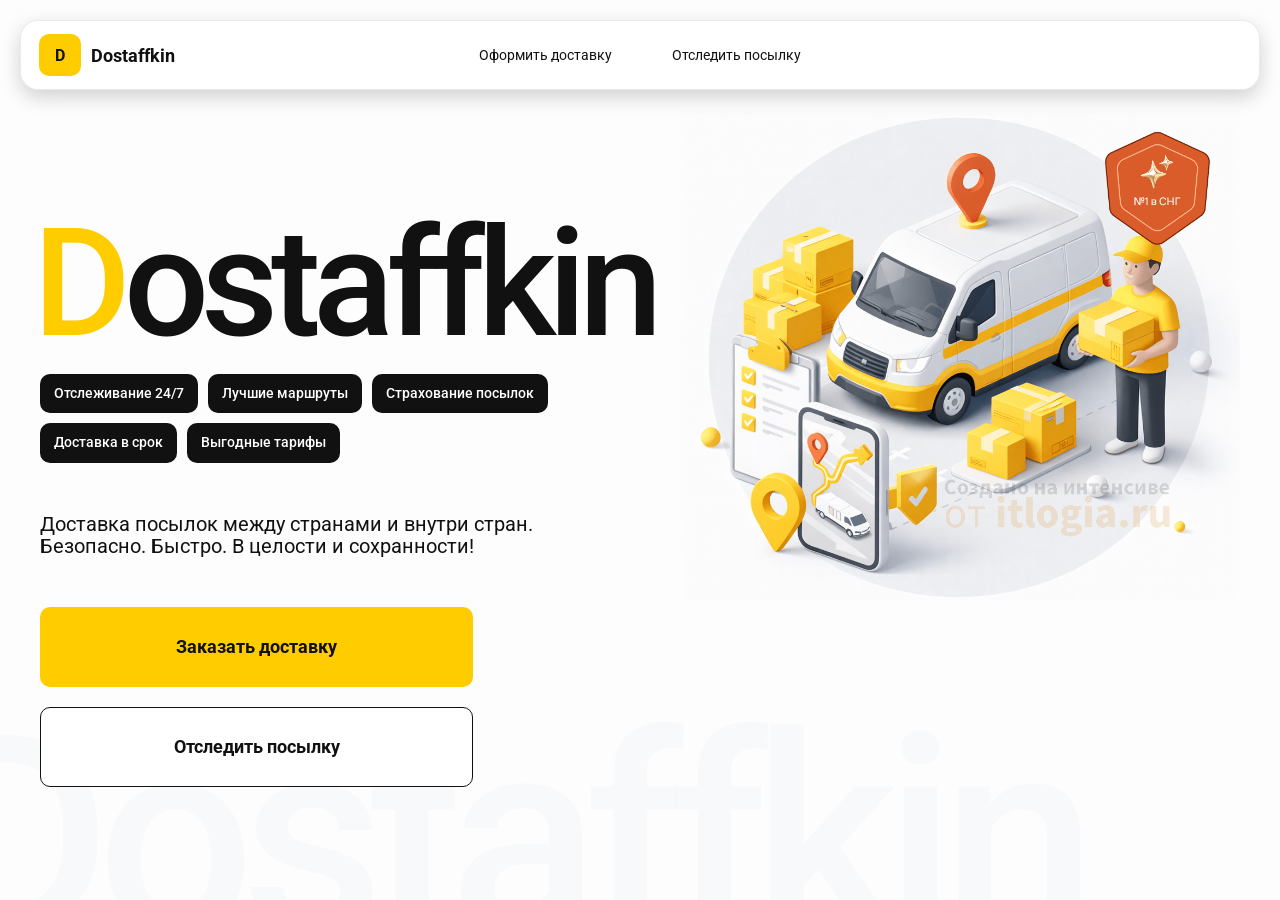
<file: index.html>
<!doctype html>
<html lang="ru">
  <head>
    <meta charset="utf-8" />
    <meta
      name="viewport"
      content="width=device-width,initial-scale=1,maximum-scale=1,user-scalable=0"
    />
    <title>
      Dostaffkin — Доставка посылок между странами и внутри стран. Безопасно.
      Быстро. В целости и сохранности!
    </title>
    <link rel="stylesheet" href="styles/base.css" />
    <link rel="stylesheet" href="styles/base_adaptive.css" />
    <link rel="stylesheet" href="styles/index.css" />
    <link rel="stylesheet" href="styles/index_adaptive.css" />
  </head>
  <body>
    <div class="container">
      <header class="header">
        <a class="header-brand" href="#">
          <div class="header-logo">D</div>
          <div class="header-title">Dostaffkin</div>
        </a>
        <nav class="header-menu">
          <a class="header-link" href="./order.html">Оформить <span>доставку</span></a>
          <a class="header-link" href="./track.html">Отследить <span>посылку</span></a>
        </nav>
      </header>
      <main class="main">
        <section class="main-info">
          <div class="main-title"><span>D</span>ostaffkin</div>
          <div class="main-features">
            <div class="main-feature">Отслеживание 24/7</div>
            <div class="main-feature">Лучшие маршруты</div>
            <div class="main-feature">Страхование посылок</div>
            <div class="main-feature">Доставка в срок</div>
            <div class="main-feature">Выгодные тарифы</div>
          </div>
          <div class="main-description">
            Доставка посылок между странами и внутри стран. Безопасно. Быстро. В
            целости и сохранности!
          </div>
          <div class="main-actions">
            <a class="button" type="button" href="./order.html"
              >Заказать доставку</a
            >
            <a class="button button-white" type="button" href="./track.html"
              >Отследить посылку</a
            >
          </div>
        </section>
        <div class="main-title-ghost">Dostaffkin</div>
        <section class="main-image">
          <img src="images/main-image.png" alt="Main image" />
        </section>
      </main>
    </div>
  </body>
</html>
</file>
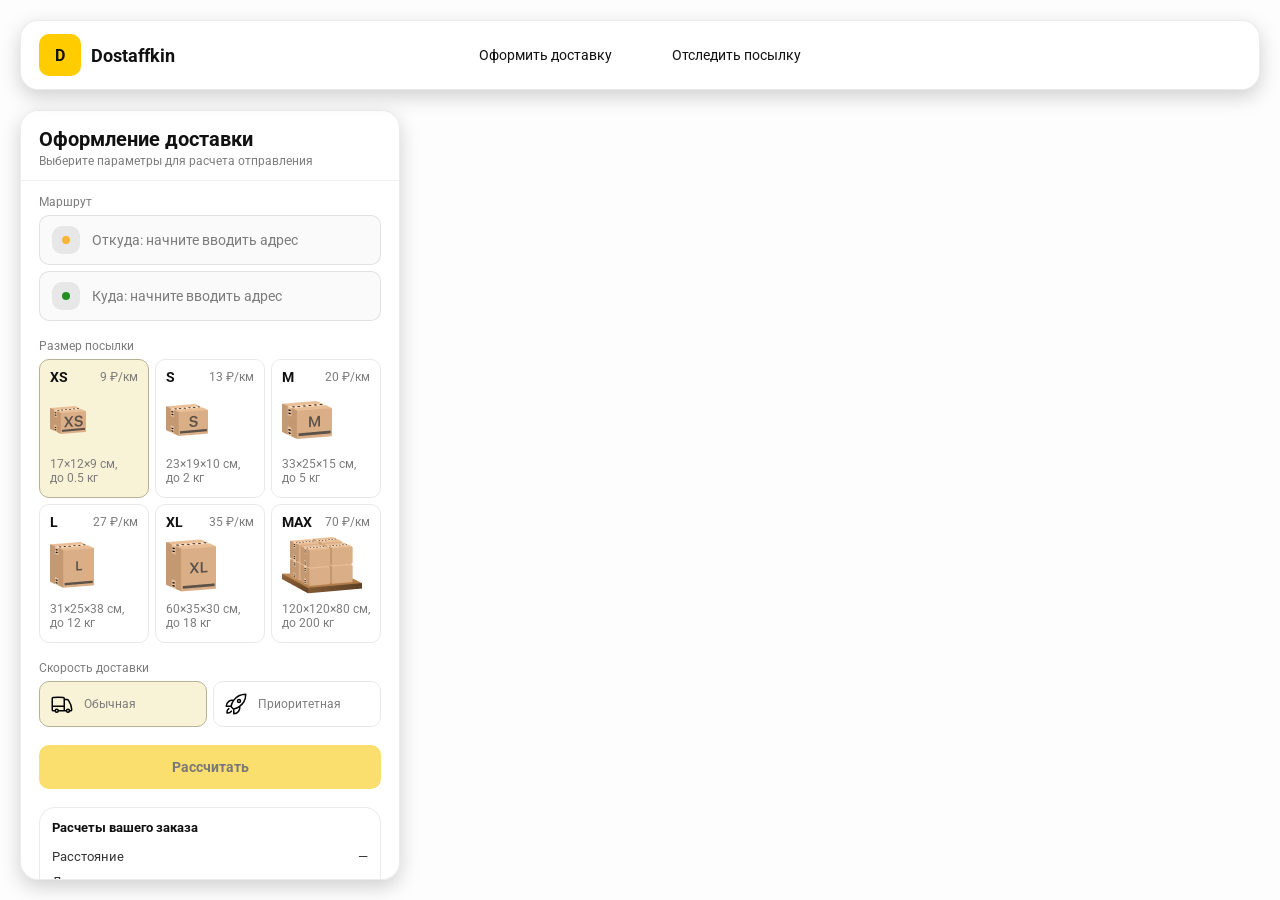
<file: order.html>
<!doctype html>
<html lang="ru">
  <head>
    <meta charset="utf-8" />
    <meta
      name="viewport"
      content="width=device-width,initial-scale=1,maximum-scale=1,user-scalable=0"
    />
    <title>Оформление доставки</title>

    <link rel="stylesheet" href="styles/base.css" />
    <link rel="stylesheet" href="styles/base_adaptive.css" />

    <link rel="stylesheet" href="styles/order.css" />
    <link rel="stylesheet" href="styles/order_adaptive.css" />
    <script
      src="https://api-maps.yandex.ru/2.1/?lang=ru_RU&apikey=b6fc18d2-b830-40d5-8acf-3fd1633f2fe7&suggest_apikey=0bd8511d-9937-4d4f-a1bb-778ef95abd6b"
      type="text/javascript"
    ></script>
  </head>
  <body>
    <div id="map"></div>
    <header class="header">
      <a class="header-brand" href="./index.html">
        <div class="header-logo">D</div>
        <div class="header-title">Dostaffkin</div>
      </a>
      <nav class="header-menu">
        <a class="header-link" href="#">Оформить <span>доставку</span></a>
        <a class="header-link" href="./track.html"
          >Отследить <span>посылку</span></a
        >
      </nav>
    </header>

    <aside class="main" id="sidebar">
      <div class="main-header">
        <div class="main-title">Оформление доставки</div>
        <div class="main-text">Выберите параметры для расчета отправления</div>
      </div>
      <div class="main-content">
        <div class="main-route">
          <div class="main-block-title">Маршрут</div>
          <div class="main-fields">
            <div class="main-field" id="fromField">
              <div class="main-pin"></div>
              <input
                id="from"
                placeholder="Откуда: начните вводить адрес"
                autocomplete="off"
              />
              <div
                class="main-ac"
                id="fromAc"
                role="listbox"
                aria-label="Подсказки адресов"
              ></div>
            </div>

            <div class="main-field" id="toField">
              <div class="main-pin"></div>
              <input
                id="to"
                placeholder="Куда: начните вводить адрес"
                autocomplete="off"
              />
              <div
                class="main-ac"
                id="toAc"
                role="listbox"
                aria-label="Подсказки адресов"
              ></div>
            </div>
          </div>
        </div>
        <div class="main-package">
          <div class="main-block-title">Размер посылки</div>

          <div class="main-sizes">
            <div class="main-size-card is-active" data-value="xs">
              <div class="main-size-top">
                <div class="main-size-label">XS</div>
                <div class="main-size-rate">9 ₽/км</div>
              </div>
              <div class="main-size-media">
                <img src="images/sizes/xs.png" alt="Короб XS" />
              </div>
              <div class="main-size-description">
                17×12×9 см,<br />до 0.5 кг
              </div>
            </div>

            <div class="main-size-card" data-value="s">
              <div class="main-size-top">
                <div class="main-size-label">S</div>
                <div class="main-size-rate">13 ₽/км</div>
              </div>
              <div class="main-size-media">
                <img src="images/sizes/s.png" alt="Короб S" />
              </div>
              <div class="main-size-description">23×19×10 см,<br />до 2 кг</div>
            </div>

            <div class="main-size-card" data-value="m">
              <div class="main-size-top">
                <div class="main-size-label">M</div>
                <div class="main-size-rate">20 ₽/км</div>
              </div>
              <div class="main-size-media">
                <img src="images/sizes/m.png" alt="Короб M" />
              </div>
              <div class="main-size-description">33×25×15 см,<br />до 5 кг</div>
            </div>

            <div class="main-size-card" data-value="l">
              <div class="main-size-top">
                <div class="main-size-label">L</div>
                <div class="main-size-rate">27 ₽/км</div>
              </div>
              <div class="main-size-media">
                <img src="images/sizes/l.png" alt="Короб L" />
              </div>
              <div class="main-size-description">
                31×25×38 см,<br />до 12 кг
              </div>
            </div>

            <div class="main-size-card" data-value="xl">
              <div class="main-size-top">
                <div class="main-size-label">XL</div>
                <div class="main-size-rate">35 ₽/км</div>
              </div>
              <div class="main-size-media">
                <img src="images/sizes/xl.png" alt="Короб XL" />
              </div>
              <div class="main-size-description">
                60×35×30 см,<br />до 18 кг
              </div>
            </div>

            <div class="main-size-card" data-value="max">
              <div class="main-size-top">
                <div class="main-size-label">MAX</div>
                <div class="main-size-rate">70 ₽/км</div>
              </div>
              <div class="main-size-media main-size-media-palleta">
                <img src="images/sizes/max.png" alt="Паллета" />
              </div>
              <div class="main-size-description">
                120×120×80 см,<br />до 200 кг
              </div>
            </div>
          </div>
        </div>
        <div class="main-speed">
          <div class="main-block-title">Скорость доставки</div>

          <div class="main-speeds">
            <div class="main-speed-card is-active" data-value="regular">
              <img
                class="main-speed-media"
                src="images/icons/regular.svg"
                alt="Regular"
              />
              <div class="main-speed-description">Обычная</div>
            </div>
            <div class="main-speed-card" data-value="fast">
              <img
                class="main-speed-media"
                src="images/icons/fast.svg"
                alt="Fast"
              />
              <div class="main-speed-description">Приоритетная</div>
            </div>
          </div>
        </div>
        <div class="main-calculate-block">
          <button
            id="calc"
            class="button calculate-button"
            type="button"
            disabled
          >
            Рассчитать
          </button>
        </div>
        <div class="main-result" id="result">
          <div class="main-result-title">Расчеты вашего заказа</div>
          <div class="main-result-lines">
            <div class="main-result-line">
              <span>Расстояние</span><span id="distanceValue">—</span>
            </div>
            <div class="main-result-line">
              <span>Доставим через</span><span id="durationValue">—</span>
            </div>
            <div class="main-result-line">
              <span>Тариф</span><span id="rateValue">—</span>
            </div>
          </div>
          <div class="main-price">
            <div class="main-price-label">Итого</div>
            <div class="main-price-value" id="totalValue">—</div>
          </div>
        </div>
        <div class="main-order-box">
          <div class="main-order-form" id="orderForm">
            <div class="main-order-title">Оформление доставки</div>
            <div class="main-block-info-row">
              <div class="main-block-title">Контакты</div>
              <div class="order-fields">
                <div class="main-field">
                  <input
                    id="customerName"
                    placeholder="Ваше имя"
                    autocomplete="off"
                  />
                </div>
                <div class="main-field">
                  <input
                    id="customerPhone"
                    placeholder="Ваш телефон"
                    autocomplete="off"
                    inputmode="tel"
                  />
                </div>
              </div>
            </div>
            <div class="main-block-info-row extra-info">
              <div class="main-block-title">Дополнительная информация</div>
              <div class="main-field textarea">
                <textarea
                  id="comment"
                  placeholder="Детали доставки и комментарии"
                ></textarea>
              </div>
            </div>
            <button
              id="submit"
              class="button main-submit-request"
              type="button"
              disabled
            >
              Отправить заявку
            </button>
          </div>

          <div class="main-order-success" id="orderSuccess">
            <div class="main-success-icon">✓</div>
            <div class="main-success-title">Заявка отправлена!</div>
            <div class="main-success-title">
              Номер отправления – <span id="orderId"></span>
            </div>
            <div class="main-success-subtitle">Мы скоро свяжемся с вами</div>
          </div>
        </div>
      </div>
    </aside>
    <script src="scripts/order.js"></script>
  </body>
</html>
</file>
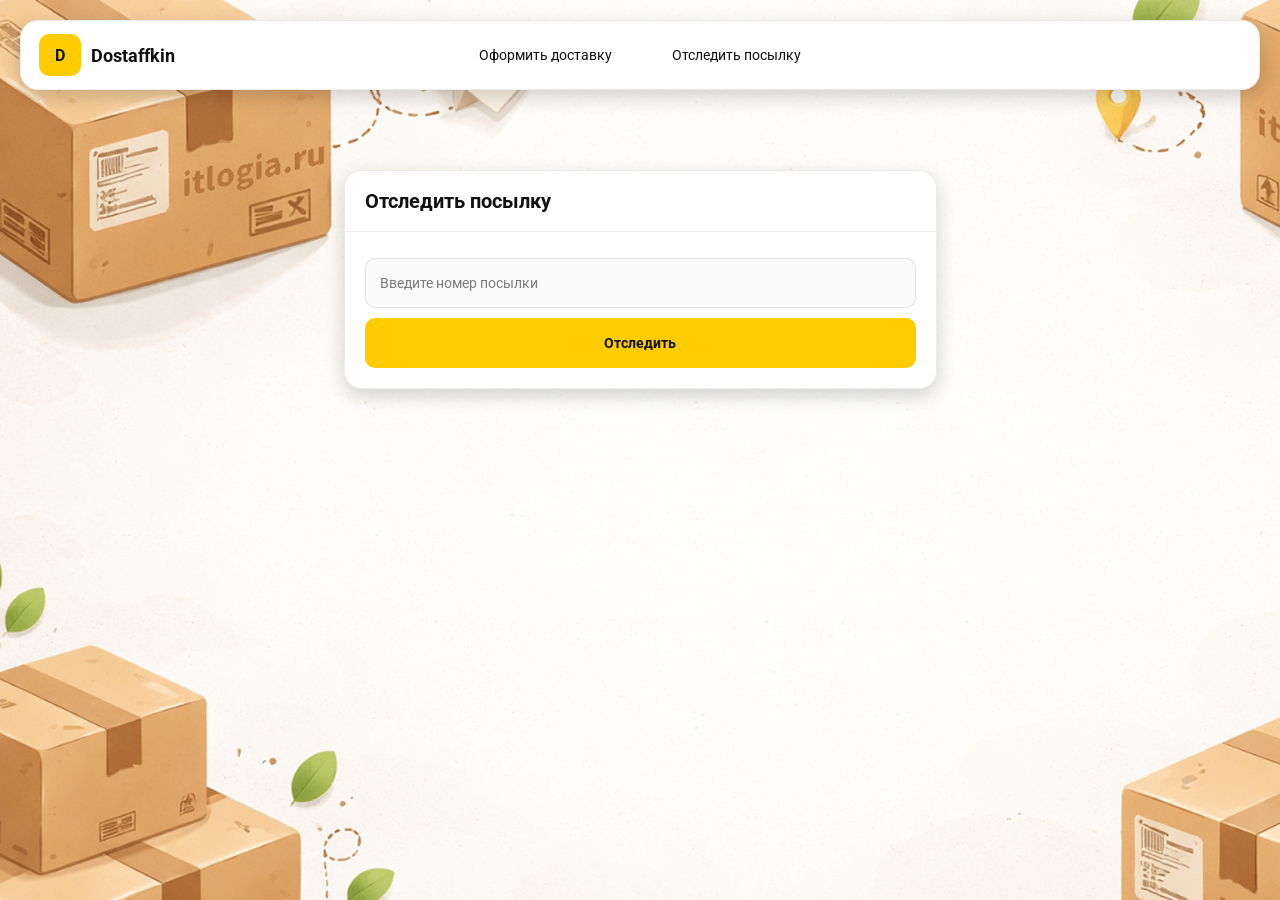
<file: track.html>
<!doctype html>
<html lang="ru">
  <head>
    <meta charset="utf-8" />
    <meta
      name="viewport"
      content="width=device-width,initial-scale=1,maximum-scale=1,user-scalable=0"
    />
    <title>Отследить посылку</title>
    <link rel="stylesheet" href="styles/base.css" />
    <link rel="stylesheet" href="styles/base_adaptive.css" />

    <link rel="stylesheet" href="styles/track.css" />
    <link rel="stylesheet" href="styles/track_adaptive.css" />
  </head>
  <body>
    <div class="container">
      <header class="header">
        <a class="header-brand" href="./index.html">
          <div class="header-logo">D</div>
          <div class="header-title">Dostaffkin</div>
        </a>
        <nav class="header-menu">
          <a class="header-link" href="./order.html"
            >Оформить <span>доставку</span></a
          >
          <a class="header-link" href="#">Отследить <span>посылку</span></a>
        </nav>
      </header>
      <main class="track-content">
        <section class="track-card track-search">
          <div class="track-title">Отследить посылку</div>
          <div class="track-action">
            <div class="main-field track-field">
              <input
                id="trackNumber"
                placeholder="Введите номер посылки"
                autocomplete="off"
              />
            </div>
            <button id="trackButton" class="button track-button" type="button">
              Отследить
            </button>
          </div>
        </section>
        <section class="track-card track-result" id="trackResult">
          <div class="track-result-header">
            <div class="track-id" id="trackIdValue"></div>
            <div class="track-routes">
              <div class="track-route">
                <div class="track-route-pin">
                  <svg
                    xmlns="http://www.w3.org/2000/svg"
                    fill="none"
                    viewBox="0 0 24 24"
                    stroke-width="1.5"
                    stroke="orange"
                    class="size-6"
                  >
                    <path
                      stroke-linecap="round"
                      stroke-linejoin="round"
                      d="M15 10.5a3 3 0 1 1-6 0 3 3 0 0 1 6 0Z"
                    />
                    <path
                      stroke-linecap="round"
                      stroke-linejoin="round"
                      d="M19.5 10.5c0 7.142-7.5 11.25-7.5 11.25S4.5 17.642 4.5 10.5a7.5 7.5 0 1 1 15 0Z"
                    />
                  </svg>
                </div>
                <div class="track-route-address" id="trackFromValue">
                  Откуда: Москва, улица Арбат, 1
                </div>
              </div>
              <div class="track-route track-route-arrow">
                <svg
                  xmlns="http://www.w3.org/2000/svg"
                  fill="none"
                  viewBox="0 0 24 24"
                  stroke-width="1.5"
                  stroke="currentColor"
                  class="size-6"
                >
                  <path
                    stroke-linecap="round"
                    stroke-linejoin="round"
                    d="M19.5 13.5 12 21m0 0-7.5-7.5M12 21V3"
                  />
                </svg>
              </div>
              <div class="track-route">
                <div class="track-route-pin">
                  <svg
                    xmlns="http://www.w3.org/2000/svg"
                    fill="none"
                    viewBox="0 0 24 24"
                    stroke-width="1.5"
                    stroke="green"
                    class="size-6"
                  >
                    <path
                      stroke-linecap="round"
                      stroke-linejoin="round"
                      d="M15 10.5a3 3 0 1 1-6 0 3 3 0 0 1 6 0Z"
                    />
                    <path
                      stroke-linecap="round"
                      stroke-linejoin="round"
                      d="M19.5 10.5c0 7.142-7.5 11.25-7.5 11.25S4.5 17.642 4.5 10.5a7.5 7.5 0 1 1 15 0Z"
                    />
                  </svg>
                </div>
                <div class="track-route-address" id="trackToValue">
                  Куда: Минск, проспект Независимости, 58
                </div>
              </div>
            </div>
          </div>
          <div class="track-info">
            <div class="track-status-title">Статус данной посылки:</div>
            <div class="track-status-list" id="trackStatusList">
              
              </div>
            </div>
          </div>
        </section>
      </main>
    </div>
    <script src="scripts/track.js"></script>
  </body>
</html>
</file>
<file: styles/base.css>
*, *::before, *::after {
    box-sizing: border-box;
}
@font-face {
    font-family: "Roboto";
    src: url("../fonts/Roboto-Regular.ttf");
    font-weight: normal;
}

@font-face {
    font-family: "Roboto";
    src: url("../fonts/Roboto-Bold.ttf");
    font-weight: bold;
}

@font-face {
    font-family: "Roboto";
    src: url("../fonts/Roboto-Medium.ttf");
    font-weight: 500;
}
html, body {
    margin: 0;
    color: #111111;
    font-family: "Roboto", sans-serif;
}

body {
    background: #FDFDFD;
}
.header {
    border-radius: 18px;
    box-shadow: 0 7px 20px 0 #0000002E;
    backdrop-filter: blur(10px);
    background: #ffffff;
    left: 20px;
    border: 1px solid rgba(0, 0, 0, 0.08);
    position: fixed;
    right: 20px;
    top: 20px;
    padding: 14px 18px;
    height: 70px;
    display: flex;
    align-items: center;
    z-index: 6;
}
.header-brand {
    display: flex;
    align-items: center;
    text-decoration: none;
    gap: 10px;
}

.header-logo {
    width: 42px;
    height: 42px;
    border-radius: 10px;
    background: #FFCC00;
    display: grid;
    place-items: center;
    font-weight: bold;
    color: #111;
}

.header-title {
    font-size: 18px;
    font-weight: bold;
    color: #111111;
    text-decoration: none;
}
.header-menu {
    display: flex;
    align-items: center;
    gap: 60px;
    margin: 0;
    position: absolute;
    left: 50%;
    transform: translateX(-50%);
}

.header-link {
    font-size: 14px;
    color: #111111;
    text-decoration: none;
}
.button {
    border: 0;
    outline: none;
    height: 44px;
    border-radius: 10px;
    font-size: 14px;
    font-weight: bold;
    cursor: pointer;
    font-family: inherit;
    transition: transform .08s ease, opacity .12s ease;
    background: #ffcc00;
    color: #111111;
    text-align: center;
    text-decoration: none;
}

.button:hover {
    background-color: #E5BC19;
}

.button:disabled {
    cursor: not-allowed;
    background-color: #FADE6E;
    color: #787878;
    transform: none;
}

.button.button-white {
    background: #ffffff;
    border: 1px solid #111111;
}

.button.button-white:hover {
    background: rgb(241 241 241);
}
.main-field {
    display: flex;
    align-items: center;
    margin-top: 6px;
    gap: 10px;
    border: 1px solid #1111111A;
    background: #FAFAFA;
    border-radius: 10px;
    padding: 10px 12px;
    position: relative;
    box-sizing: border-box;
    height: 50px;
}

.main-field.textarea {
    height: auto;
}

.main-pin {
    width: 28px;
    height: 28px;
    border-radius: 10px;
    background: rgba(17, 17, 17, 0.08);
    display: grid;
    place-items: center;
    flex: 0 0 auto;
    position: relative;
}

.main-pin::before {
    content: "";
    width: 8px;
    height: 8px;
    border-radius: 999px;
    background: orange;
    opacity: .75;
    display: block;
}

.main-field:last-child .main-pin::before {
    background: green;
    opacity: .85;
}

input, textarea {
    width: 100%;
    border: 0;
    outline: none;
    background: transparent;
    font-size: 14px;
    color: #111111;
    font-family: inherit;
}

textarea {
    resize: vertical;
    min-height: 72px;
    padding: 2px 0;
}

input::placeholder, textarea::placeholder {
    color: #7C7C7C;
}

.main-field:focus-within {
    border-color: rgba(0, 0, 0, 0.20);
    box-shadow: 0 0 0 4px rgba(255, 204, 0, 0.35);
    background: rgba(255, 255, 255, 0.75);
}
</file>
<file: styles/base_adaptive.css>
@media (max-width: 767px) {
    .header {
        left: 10px;
        right: 10px;
        top: 10px;
    }

    .header-link span {
        display: none;
    }

    .header-menu {
        gap: 20px;
        justify-content: flex-start;
        margin: 0 0 0 30px;
        position: static;
        transform: none;
    }
}

@media (max-width: 420px) {
    .header-title {
        display: none;
    }
}

@media (max-width: 374px) {
    .header-menu {
        gap: 10px;
        margin: 0 0 0 10px;
    }
}
</file>
<file: styles/index.css>
.container {
    overflow: hidden;
    min-height: 100vh;
}
.main {
    padding: 111px 40px 40px;
    position: relative;
    display: flex;
}
.main-info {
    max-width: 840px;
    width: 100%;
    position: relative;
}
.main-title {
    margin-top: 98px;
    font-weight: 500;
    font-size: 200px;
    line-height: 1;
    letter-spacing: -0.05em;
    color: #111111;
    left: -15px;
    position: relative;
}

.main-title span {
    color: #ffcc00;
}
.main-features {
    margin-top: 15px;
    display: flex;
    flex-wrap: wrap;
    gap: 10px;
}

.main-feature {
    background: #111111;
    color: #ffffff;
    padding: 12px 14px;
    font-weight: 500;
    font-size: 14px;
    line-height: 1.1;
    border-radius: 10px;
}
.main-description {
    margin-top: 50px;
    max-width: 500px;
    font-size: 20px;
    line-height: 1.1;
    color: #111111;
}
.main-actions {
    margin-top: 50px;
    display: flex;
    flex-direction: column;
    gap: 20px;
}

.main-actions .button {
    height: 80px;
    width: 433px;
    font-size: 18px;
    font-weight: bold;
    place-items: center;
    display: grid;
}
.main-title-ghost {
    position: absolute;
    z-index: -1;
    left: -70px;
    bottom: -150px;
    font-weight: 500;
    font-size: 278px;
    line-height: 1;
    letter-spacing: -0.05em;
    color: #ECEDF04D;
}
.main-image {
    width: 1024px;
    top: 100px;
    z-index: -2;
}

.main-image img {
    width: 100%;
    max-width: 1024px;
    height: auto;
    display: block;
}
</file>
<file: styles/index_adaptive.css>
@media (max-width: 1760px) {
    .main-title {
        font-size: 150px;
        left: -7px;
    }

    .main-info {
        max-width: 640px;
    }
}
@media (max-width: 1200px) {
    .main-info {
        max-width: 540px;
    }

    .main {
        padding: 111px 20px 20px;
    }

    .main-title {
        font-size: 120px;
        left: -4px;
    }

    .main-title-ghost {
        font-size: 220px;
    }
}
@media (max-width: 1024px) {
    .main-title {
        margin-top: 30px;
    }

    .main {
        flex-direction: column-reverse;
    }

    .main-image {
        max-width: 350px;
        position: absolute;
        left: 370px;
        top: 370px;
    }

    .main-info {
        max-width: 100%;
    }

    .main-actions {
        gap: 10px;
    }

    .main-actions .button {
        height: 50px;
        font-size: 14px;
        width: auto;
        max-width: 300px;
    }

    .main-description {
        max-width: 350px;
    }
}
@media (max-width: 570px) {
    .main-title {
        font-size: 88px;
    }

    .main-description {
        max-width: 100%
    }

    .main-actions {
       width: 100%;
    }

    .main-actions .button {
        width: 100%;
        max-width: 100%
    }

    .main-image {
        max-width: 650px;
        position: absolute;
        left: 170px;
        top: 70px;
        opacity: 0.2;
    }
}
@media (max-width: 400px) {
    .main-title {
        font-size: 70px;
    }
}
</file>
<file: styles/order.css>
#map {
    position: fixed;
    inset: 0;
}

.main {
    border-radius: 18px;
    box-shadow: 0 7px 20px 0 #0000002E;
    backdrop-filter: blur(10px);
    background: rgba(255, 255, 255, 0.96);
    left: 20px;
    border: 1px solid rgba(0, 0, 0, 0.08);
    position: fixed;
    top: 110px;
    bottom: 20px;
    width: 380px;
    display: flex;
    flex-direction: column;
    overflow: hidden;
    z-index: 5;
}
.main-header {
    padding: 18px 18px 12px 18px;
    border-bottom: 1px solid rgba(0, 0, 0, 0.06);
    display: flex;
    flex-direction: column;
}

.main-title {
    font-size: 20px;
    line-height: 100%;
    font-weight: bold;
}

.main-text {
    font-size: 12px;
    margin-top: 5px;
    color: #7C7C7C;
}
.main-content {
    padding: 14px 18px 18px 18px;
    overflow: auto;
    scrollbar-width: none;
    display: flex;
    flex-direction: column;
    gap: 18px;
    flex: 1;
}
.main-block-title {
    font-size: 12px;
    color: #7C7C7C;
}

.main-route .main-block-title,
.main-package .main-block-title {
    margin-bottom: 6px;
}
.main-sizes {
    display: grid;
    gap: 6px;
    grid-template-columns: repeat(3, 1fr);
}

.main-size-card {
    border: 1px solid #E8E8E7;
    background: #FFFFFF;
    border-radius: 10px;
    padding: 10px;
    cursor: pointer;
    user-select: none;
    transition: transform .08s ease, border-color .12s ease, background .12s ease;
    min-height: 139px;
}

.main-size-card:hover {
    transform: translateY(-1px);
}

.main-size-card.is-active {
    background-color: #F8F2D6;
    border-color: #B7B196;
}

.main-size-top {
    display: flex;
    align-items: center;
    justify-content: space-between;
}

.main-size-label {
    font-weight: bold;
    font-size: 14px;
    color: #111111;
    line-height: 100%;
}

.main-size-rate {
    font-size: 12px;
    color: #7C7C7C;
    line-height: 100%;
}

.main-size-media {
    margin-top: 8px;
    height: 57px;
}

.main-size-description {
    margin-top: 8px;
    font-size: 12px;
    color: #7C7C7C;
    line-height: 1.2;
}
.calculate-button {
    width: 100%;
}
.main-result {
    border: 1px solid rgba(0, 0, 0, 0.08);
    background: rgba(255, 255, 255, 0.75);
    border-radius: 16px;
    padding: 12px;
    line-height: 1.25;
}

.main-result-title {
    font-weight: bold;
    font-size: 13px;
    color: #111111;
    margin-bottom: 13px;
}

.main-result-lines {
    gap: 8px;
    display: flex;
    flex-direction: column;
}

.main-result-line {
    font-size: 13px;
    color: rgba(17, 17, 17, 0.85);
    display: flex;
    justify-content: space-between;
}

.main-price {
    margin-top: 18px;
    padding-top: 10px;
    border-top: 1px dashed rgba(0, 0, 0, 0.12);
    display: flex;
    align-items: baseline;
    justify-content: space-between;
}

.main-price-label {
    font-size: 12px;
    color: rgba(17, 17, 17, 0.55);
}

.main-price-value {
    font-size: 20px;
    font-weight: bold;
    color: #111111;
    letter-spacing: -0.3px;
}
.main-order-box {
    background: #ffffff;
    border: 1px solid #E8E8E7;
    border-radius: 10px;
    padding: 12px;
}

.main-order-title {
    margin-bottom: 8px;
    font-weight: bold;
    font-size: 14px;
    color: #111111;
}

.main-block-info {
    display: flex;
    flex-direction: column;
    gap: 6px;
}

.order-fields {
    display: grid;
    grid-template-columns: 1fr 1fr;
    column-gap: 10px;
    margin-top: 6px;
}

.main-block-info-row.extra-info {
    display: block;
    margin-top: 13px;
}

.main-submit-request {
    width: 100%;
    margin-top: 6px;
}

.main-order-success {
    display: none;
    text-align: center;
    padding: 22px 12px;
    gap: 12px;
}

.main-order-success.is-visible {
    display: flex;
    flex-direction: column;
    align-items: center;
}

.main-success-icon {
    width: 56px;
    height: 56px;
    border-radius: 50%;
    background: #16a34a;
    color: #ffffff;
    display: grid;
    place-items: center;
    font-size: 30px;
}

.main-success-title {
    font-size: 14px;
    font-weight: bold;
    color: #111111;
}

.main-success-subtitle {
    font-size: 12px;
    color: rgba(17, 17, 17, 0.55);
    line-height: 1.3;
}

.main-speed .main-block-title {
    margin-bottom: 6px;
}

.main-speeds {
    display: grid;
    gap: 6px;
    grid-template-columns: repeat(2, 1fr);
}

.main-speed-card {
    border: 1px solid #E8E8E7;
    background: #FFFFFF;
    border-radius: 10px;
    padding: 10px;
    cursor: pointer;
    user-select: none;
    transition: transform .08s ease, border-color .12s ease, background .12s ease;
    display: flex;
    align-items: center;
    gap: 10px;
}

.main-speed-card:hover {
    transform: translateY(-1px);
}

.main-speed-card.is-active {
    background-color: #F8F2D6;
    border-color: #B7B196;
}

.main-speed-description {
    font-size: 12px;
    color: #7C7C7C;
    line-height: 1.2;
}
</file>
<file: styles/order_adaptive.css>
@media (max-width: 767px) {
    .main {
        left: 10px;
        right: 10px;
        top: 50%;
        bottom: 12px;
        width: auto;
        max-width: none;
    }
}

@media (max-width: 420px) {
    .main-sizes {
        grid-template-columns: repeat(2, 1fr);
    }
}
</file>
<file: styles/track.css>
.container {
    background: #F4F4F4 url("../images/track-bg.png");
    background-size: cover;
    min-height: 100vh;
    padding: 170px 0 50px 0;
}
.track-content {
    width: 593px;
    margin: 0 auto;
}
.track-card {
    width: 100%;
    border-radius: 18px;
    box-shadow: 0 7px 20px 0 #0000002E;
    backdrop-filter: blur(10px);
    background: rgba(255, 255, 255, 0.96);
    border: 1px solid rgba(0, 0, 0, 0.08);
}

.track-title {
    font-size: 20px;
    line-height: 100%;
    font-weight: bold;
    border-bottom: 1px solid #EEEEEE;
    padding: 20px;
}

.track-action {
    padding: 20px;
}

.track-button {
    width: 100%;
    height: 50px;
}

.track-field {
    margin-bottom: 10px;
}
.track-result {
    margin-top: 5px;
    display: none;
}

.track-result.is-visible {
    display: block;
}

.track-result-header {
    font-weight: bold;
    font-size: 14px;
    color: #111111;
    padding: 20px;
    border-bottom: 1px solid #EEEEEE;
}

.track-id {
    margin-bottom: 12px;
    font-size: 20px;
}

.track-routes {
    display: flex;
    flex-direction: column;
    gap: 10px;
    font-weight: normal;
}

.track-route {
    display: flex;
    align-items: center;
    gap: 10px;
}

.track-route-pin {
    width: 24px;
    height: 24px;
    flex-shrink: 0;
}

.track-route-arrow {
    padding: 15px 0;
    width: 24px;
    height: 24px;
}

.track-info {
    padding: 20px;
}

.track-status {
    display: flex;
    align-items: center;
    font-size: 12px;
    gap: 10px;
}

.track-status-title {
    font-size: 14px;
    color: #111111;
    margin-bottom: 20px;
}

.track-status-list {
    display: flex;
    flex-direction: column;
    gap: 15px;
}

.track-status-icon {
    width: 40px;
    height: 40px;
    border-radius: 50%;
    background: rgba(17, 17, 17, 0.08);
    display: grid;
    place-items: center;
    flex: 0 0 auto;
}

.track-status.created .track-status-icon {
    background-color: #F1CB00;
}

.track-status.in-way .track-status-icon {
    background-color: #F08A11;
}

.track-status.ready .track-status-icon {
    background-color: #A35D0A;
}

.track-status.done .track-status-icon {
    background-color: #37C93B;
}

.track-status-text {
    display: flex;
    align-items: center;
    justify-content: space-between;
    color: #111111;
    font-size: 12px;
    flex: 1;
}

.track-status-date {
    color: rgba(17, 17, 17, 0.55);
}
</file>
<file: styles/track_adaptive.css>
@media (max-width: 767px) {
    .container {
        padding: 130px 0 50px 0;
    }

    .track-content {
        width: 100%;
        padding-left: 10px;
        padding-right: 10px;
    }

    .track-result-header {
        padding: 20px;
    }
}
</file>
